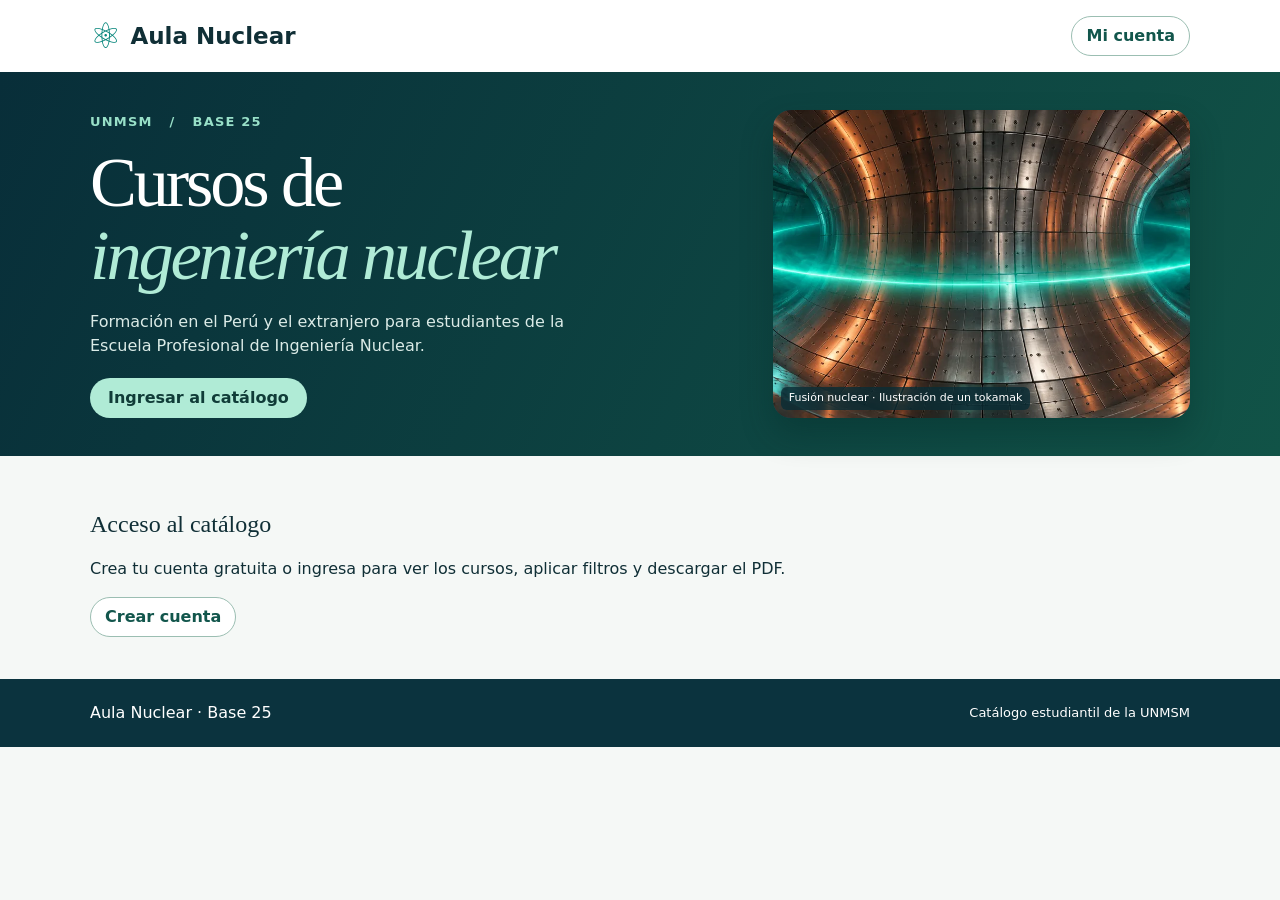
<file: site/aula-nuclear/index.html>
<!doctype html><html lang="es"><meta charset="utf-8"><meta name="viewport" content="width=device-width,initial-scale=1"><meta name="theme-color" content="#0b333e"><title>Aula Nuclear · Base 25 UNMSM</title><link rel="stylesheet" href="style.css">
<style>[hidden]{display:none!important}#cuenta [hidden]{display:none!important}#account-form label{display:block;margin-top:10px}#submit-account{margin-top:14px}</style><header><div class="wrap nav"><a href="./" class="brand"><span aria-hidden="true">⚛</span>Aula Nuclear</a><div><a href="#catalogo" data-member hidden>Catálogo</a><button id="download" class="pill" data-member hidden>Descargar PDF</button><button id="account-button" class="pill">Mi cuenta</button></div></div></header>
<main><section class="hero"><div class="wrap split"><div class="intro"><p class="kicker">UNMSM &nbsp; / &nbsp; BASE 25</p><h1>Cursos de<br><em>ingeniería nuclear</em></h1><p class="lead">Formación en el Perú y el extranjero para estudiantes de la Escuela Profesional de Ingeniería Nuclear.</p><a class="explore" id="explore" href="#cuenta">Ingresar al catálogo</a></div><figure><img src="tokamak-panorama.webp" width="1400" height="583" decoding="async" fetchpriority="high" alt="Ilustración del interior de un tokamak con un anillo turquesa de plasma"><figcaption>Fusión nuclear · Ilustración de un tokamak</figcaption></figure></div></section>
<section class="wrap content" id="gate"><h2>Acceso al catálogo</h2><p id="gate-message">Crea tu cuenta gratuita o ingresa para ver los cursos, aplicar filtros y descargar el PDF.</p><button id="register-now" class="pill">Crear cuenta</button></section><section class="wrap content" id="catalogo" hidden><div class="heading"><h2>Explorar el catálogo</h2><a id="share" href="#catalogo">Copiar búsqueda</a></div><label class="query">Buscar cursos<input id="q" type="search" placeholder="Ej. tomografía, IPEN o radioisótopos" autocomplete="off"></label><div class="presets" aria-label="Selecciones rápidas"><button data-preset="virtual">Virtuales gratuitos</button><button data-preset="peru">Cursos en Perú</button><button id="saved-only" aria-pressed="false">Mis guardados <span id="saved-count">0</span></button></div><div class="filters" id="filters"></div><div class="summary"><strong id="count" aria-live="polite">Cargando cursos…</strong><button id="clear">Limpiar filtros</button></div><div id="cards"></div><p id="feedback" role="status"></p></section></main><footer><div class="wrap">Aula Nuclear · Base 25 <span>Catálogo estudiantil de la UNMSM</span></div></footer>
<template id="card"><article><div class="meta"><span class="topic"></span><span class="status"></span></div><h3></h3><p class="org"></p><div class="facts"></div><details><summary>Detalles del curso</summary><p class="when"></p><p class="detail"></p><small></small></details><div class="actions"><button class="save" aria-pressed="false">Guardar</button><a class="go" target="_blank" rel="noopener">Ver curso en la institución</a></div></article></template><dialog id="cuenta" aria-labelledby="account-title"><div class="dialog-head"><h2 id="account-title">Mi cuenta</h2><button id="close-account" aria-label="Cerrar">×</button></div><p id="auth-message" role="status">Ingresa con tu cuenta de Aula Nuclear.</p><form id="account-form"><label for="account-name" hidden>Nombre de usuario</label><input id="account-name" hidden minlength="3" maxlength="32" autocomplete="nickname"><label for="identifier" id="id-label">Usuario o correo</label><input id="identifier" required autocomplete="username" maxlength="254" autocapitalize="none"><label for="code" hidden>Código de recuperación</label><input id="code" hidden autocomplete="off"><label for="account-pass" id="pass-label">Contraseña</label><input id="account-pass" required type="password" maxlength="160" autocomplete="current-password"><p id="notice" hidden>La administración registra tu usuario, correo declarado y último ingreso. Guarda tu código de recuperación al crear la cuenta.</p><button class="pill" id="submit-account">Ingresar</button></form><div id="account-links" class="presets"><button id="switch-mode">Crear cuenta</button><button id="reset-pass">Recuperar acceso</button></div><section id="recovery-result" hidden><p>Conserva este código en un lugar privado para recuperar tu cuenta.</p><code id="recovery-value" style="overflow-wrap:anywhere"></code><p><button class="pill" id="recovery-done">Ya guardé el código</button></p></section><button id="sign-out" hidden>Cerrar sesión</button></dialog><script type="module" src="account.js?v=privado1"></script><script type="module" src="app.js?v=privado1"></script></html>
</file>
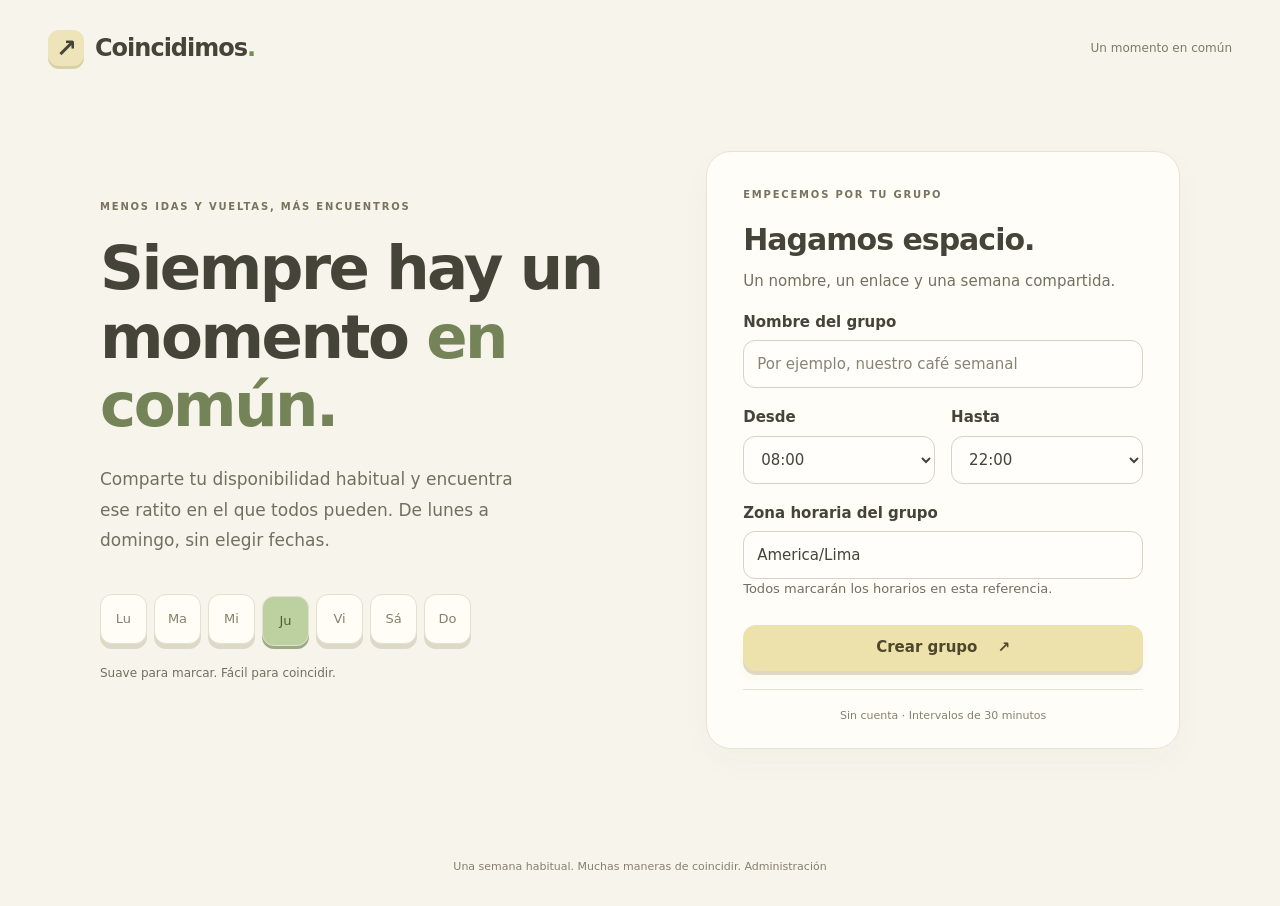
<file: site/coincidimos/index.html>
<!doctype html>
<html lang="es" data-base="/coincidimos/" data-api="https://coincidimos-servidor.kwestan-97.chatgpt.site"><head><meta charset="utf-8"><meta name="referrer" content="no-referrer"><meta http-equiv="Content-Security-Policy" content="default-src 'self'; script-src 'self'; style-src 'self'; img-src 'self' data:; connect-src https://coincidimos-servidor.kwestan-97.chatgpt.site; base-uri 'none'; form-action 'self'"><meta name="viewport" content="width=device-width,initial-scale=1"><meta name="theme-color" content="#f7f4eb"><title>Coincidimos · Un momento en común</title><link rel="stylesheet" href="./styles.css"><script type="module" src="./app.mjs"></script></head>
<body><a class="skip" href="#main">Ir al contenido</a><header class="masthead"><a class="brand" href="/coincidimos/" aria-label="Coincidimos, inicio"><span class="brandmark" aria-hidden="true">↗</span>Coincidimos<span class="brand-dot" aria-hidden="true">.</span></a><span class="brand-note">Un momento en común</span></header><main id="main"><div class="loading" role="status">Preparando tu espacio…</div></main><footer class="footer">Una semana habitual. Muchas maneras de coincidir. <a href="./admin/">Administración</a></footer><div id="toast" role="status" aria-live="polite"></div><dialog id="dialog"><div id="dialog-body"></div><button id="dialog-close" class="secondary">Cerrar</button></dialog></body></html>
</file>
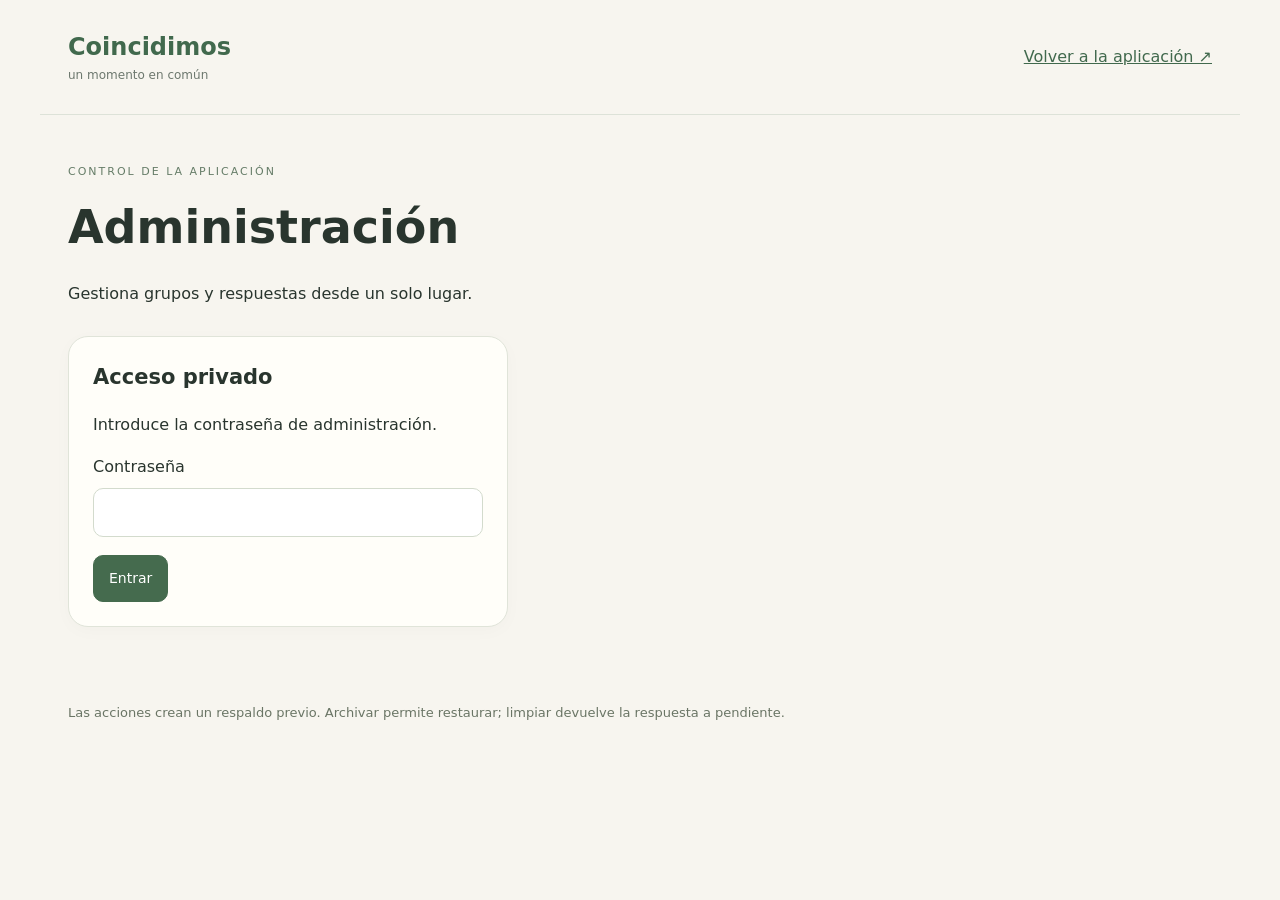
<file: site/coincidimos/admin/index.html>
<!doctype html>
<html lang="es"><head><meta charset="utf-8"><meta name="viewport" content="width=device-width,initial-scale=1"><meta name="referrer" content="no-referrer"><meta http-equiv="Content-Security-Policy" content="default-src 'self'; connect-src https://coincidimos-servidor.kwestan-97.chatgpt.site; script-src 'self'; style-src 'self'; object-src 'none'; base-uri 'self'; form-action 'self'"><title>Administración · Coincidimos</title><link rel="stylesheet" href="admin.css"><script type="module" src="admin.mjs"></script></head>
<body><header><a class="brand" href="../">Coincidimos <span>un momento en común</span></a><a href="../">Volver a la aplicación ↗</a></header><main>
<div class="intro"><p class="eyebrow">CONTROL DE LA APLICACIÓN</p><h1>Administración</h1><p>Gestiona grupos y respuestas desde un solo lugar.</p></div>
<p id="notice" role="status" aria-live="polite"></p>
<section id="login" class="card narrow"><h2>Acceso privado</h2><p>Introduce la contraseña de administración.</p><form id="loginForm"><label for="password">Contraseña</label><input id="password" type="password" autocomplete="current-password" required maxlength="200"><button type="submit" class="primary">Entrar</button></form></section>
<section id="panel" hidden><div class="toolbar"><button id="refresh">Actualizar</button><button id="backup">Crear respaldo privado</button><button id="audit">Ver actividad</button><button id="logout">Cerrar sesión</button></div><div class="layout"><aside class="card"><h2>Todos los grupos</h2><label for="search">Buscar por nombre</label><input id="search" type="search" placeholder="Buscar grupo"><div id="groups"></div></aside><section id="detail" class="card"><h2>Selecciona un grupo</h2><p>Sus participantes y herramientas aparecerán aquí.</p></section></div><section id="activity" class="card" hidden><h2>Actividad reciente</h2><div id="events"></div></section></section>
<dialog id="confirm"><form method="dialog"><h2 id="confirmTitle">Confirmar acción</h2><p id="confirmText"></p><label id="renameLabel" hidden>Nuevo nombre<input id="rename" maxlength="60"></label><div class="toolbar"><button value="cancel">Cancelar</button><button id="confirmButton" value="ok" class="primary">Confirmar</button></div></form></dialog>
</main><footer>Las acciones crean un respaldo previo. Archivar permite restaurar; limpiar devuelve la respuesta a pendiente.</footer></body></html>
</file>
<file: site/aula-nuclear/style.css>
*{box-sizing:border-box}html{scroll-behavior:smooth}body{margin:0;color:#102f36;background:#f5f8f6;font:16px/1.5 "DM Sans",system-ui,sans-serif}a{color:inherit}.wrap{max-width:1160px;margin:auto;padding:0 30px}.nav,.nav>div,.heading,.summary,.meta,footer .wrap{display:flex;align-items:center;justify-content:space-between;gap:18px}.nav{min-height:72px}.nav a{text-decoration:none;font-size:15px}.nav .brand{font-weight:750;font-size:23px;display:flex;align-items:center;gap:9px}.brand span{font-size:35px;color:#008378}.pdf{border:1px solid #aac0b9;border-radius:5px;padding:8px 14px}header{background:white}.hero{background:#0b333e;color:white}.split{display:grid;grid-template-columns:1.22fr .78fr;gap:30px}.intro{padding:40px 0 38px}.kicker,.topic{font-weight:750;letter-spacing:.09em;font-size:13px;color:#98e0c8}.kicker{margin:0 0 14px}h1,h2{font-family:Georgia,serif;font-weight:400;line-height:1.04}h1{font-size:clamp(42px,5.5vw,76px);margin:0;letter-spacing:-.045em}h1 em{font-weight:400;color:#b0ebd6}.lead{max-width:525px;color:#dbebe7;margin:18px 0 0}.split figure{margin:0;position:relative;overflow:hidden;background:#125465}.split img{display:block;width:100%;height:100%;position:absolute;object-fit:cover;object-position:50% 42%}figcaption{position:absolute;bottom:0;background:#092c35cc;font-size:11px;color:#fff;padding:3px 8px}.content{padding-top:36px;padding-bottom:42px}.heading h2{font-size:37px;margin:0}.heading a,.go,#clear{font-weight:650;color:#006c60}.query,.filters label{font-size:14px;font-weight:650}.query{display:block;margin-top:22px}input,select{font:inherit;font-size:16px;color:#173e42;background:white;border:1px solid #b6c8c3;border-radius:5px;padding:10px 12px;width:100%;margin-top:4px;min-height:45px}select{appearance:none;background:white url("data:image/svg+xml,%3Csvg xmlns='http://www.w3.org/2000/svg' width='16' height='10'%3E%3Cpath d='m2 2 6 5 6-5' fill='none' stroke='%23295350' stroke-width='2'/%3E%3C/svg%3E") no-repeat right 10px center;padding-right:32px}.filters{display:grid;grid-template-columns:repeat(5,minmax(0,1fr));gap:12px;margin-top:13px}.summary{margin:23px 0 12px}.summary button{background:transparent;border:0;font-size:14px;cursor:pointer;text-decoration:underline}#cards{display:grid;grid-template-columns:repeat(2,minmax(0,1fr));gap:15px}article{background:white;border:1px solid #ccdad4;border-radius:7px;padding:20px 22px;display:flex;flex-direction:column}.topic{color:#006d63;letter-spacing:.05em}.status{border-radius:4px;background:#e4f3ea;color:#235b43;font-size:13px;padding:3px 8px;text-align:center}.status.closed{background:#f0eded;color:#63555b}h3{font:600 23px/1.22 Georgia,serif;margin:14px 0 6px}.org{margin:0;color:#53676a}.facts{margin:14px 0;color:#2e4b50;font-size:14px}.go{margin-top:auto;padding-top:14px}details{border-top:1px solid #d9e3dc;padding-top:10px}summary{cursor:pointer}footer{padding:22px 0;background:#0b333e;color:white}footer span{font-size:13px}.heading a{font-size:14px}#feedback:empty{display:none}:focus-visible{outline:3px solid #07887b;outline-offset:2px}@media(max-width:720px){.wrap{padding-left:18px;padding-right:18px}.nav{min-height:58px}.nav>div>a:first-child{display:none}.split{grid-template-columns:1.6fr 1fr;gap:10px;padding-right:0}.intro{padding:24px 0}.lead{font-size:14px}.split figcaption{font-size:9px}h1{font-size:37px}.filters{grid-template-columns:1fr 1fr}.heading h2{font-size:30px}#cards{grid-template-columns:1fr}.content{padding-top:25px}.topic{font-size:12px}.pdf{padding:6px 9px}.nav .brand{font-size:20px}footer .wrap{display:block}footer span{display:block}}


button{font:inherit;cursor:pointer}.pill,.presets button,.save,.dialog-head button,#google,#sign-out{border:1px solid #9bbeb2;background:white;color:#12564c;border-radius:999px;padding:7px 14px;font-weight:650}.hero{background:linear-gradient(115deg,#082e39,#115347)}.split{align-items:center}.split figure{border-radius:18px;min-height:225px;height:80%;box-shadow:0 16px 32px #04282355}.split img{object-position:center;animation:banner-in 1s ease-out both}figcaption{bottom:8px;left:8px;border-radius:6px}.explore{display:inline-block;margin-top:20px;padding:8px 18px;background:#b0ebd6;color:#103c38;border-radius:99px;text-decoration:none;font-weight:700}.intro{animation:intro-in .6s ease-out both}.presets,.actions,.dialog-head{display:flex;align-items:center;gap:9px;flex-wrap:wrap}.presets{margin:16px 0}.presets button,.save{font-size:14px}.presets [aria-pressed=true],.save[aria-pressed=true]{background:#116152;color:#fff}.presets span{background:#d5ece1;color:#14483c;padding:1px 7px;border-radius:9px}.actions{margin-top:auto;padding-top:15px;justify-content:space-between}.actions .go{margin:0;padding:0}.save:active,.presets button:active{transform:scale(.95)}article{border-radius:15px;animation:card-in .32s ease-out var(--delay,0ms) backwards;transition:box-shadow .2s,translate .2s}details[open] p{animation:intro-in .22s ease-out}.dialog-head{justify-content:space-between}.dialog-head h2{font-size:32px;margin:0}.dialog-head button{font-size:20px}dialog{border:1px solid #bdd0c9;width:min(410px,92vw);padding:24px;border-radius:18px;color:#133d3c}dialog[open]{animation:intro-in .22s ease-out}dialog::backdrop{background:#062b32a8}#google:disabled{color:#566560;background:#edf1ee;cursor:default}
@media(hover:hover){article:hover{translate:0 -3px;box-shadow:0 10px 24px #214b3f15}.explore:hover,.pill:hover,.presets button:hover,.save:hover{box-shadow:0 0 0 2px #76b7a4}}
@keyframes card-in{from{opacity:0;transform:translateY(9px)}to{opacity:1;transform:none}}@keyframes banner-in{from{transform:scale(1.06);opacity:.65}to{transform:none;opacity:1}}@keyframes intro-in{from{opacity:0;transform:translateY(5px)}to{opacity:1;transform:none}}
@media(max-width:720px){.split{display:flex;flex-direction:column;align-items:stretch;gap:0;padding-right:18px;padding-bottom:18px}.split figure{min-height:0;height:auto;aspect-ratio:2.3}.nav>div{gap:5px}.nav .pdf{font-size:13px}.pill{padding:6px 10px;font-size:14px}.intro{padding-bottom:18px}.presets{gap:6px}.presets button{padding:7px 10px}.nav{gap:4px}}
@media(prefers-reduced-motion:reduce){*,*::before,*::after{animation:none!important;transition:none!important;scroll-behavior:auto!important;translate:none!important}}
</file>
<file: site/coincidimos/styles.css>
:root{color-scheme:light;--cream:#f7f4eb;--paper:#fffdf7;--ink:#454438;--quiet:#726f61;--line:#e4e0d2;--butter:#eee2ac;--sage:#a9c18d;--green:#476039;--shadow:0 4px 0 #ded8c4,0 7px 13px #49402008}
*{box-sizing:border-box}body{margin:0;background:var(--cream);color:var(--ink);font-family:ui-rounded,"Trebuchet MS",system-ui,sans-serif;font-size:15px;line-height:1.5}button,input,select{font:inherit;color:inherit}button,a,input,select{-webkit-tap-highlight-color:transparent}button{cursor:pointer}a{color:inherit}button{border:0}button:disabled{cursor:default;opacity:.58}input,select{width:100%;min-height:48px;border:1px solid #d7d3c3;background:#fffefa;border-radius:12px;padding:10px 13px;outline-offset:4px}input::placeholder{color:#888373}label{display:block;font-weight:600;margin:18px 0 7px}h1,h2,p{margin-top:0}h1{font-size:clamp(30px,4vw,48px);line-height:1.15;letter-spacing:-1.6px;font-weight:600}h2{font-size:21px;letter-spacing:-.5px;font-weight:600}p{margin-bottom:16px}button,a{touch-action:manipulation}button{transition:background-color 160ms ease,transform 140ms ease,box-shadow 140ms ease}button:active:not(:disabled){transform:translateY(2px);box-shadow:0 1px 0 #cfc9b5}a{text-decoration:none}button:focus-visible,a:focus-visible,input:focus-visible,select:focus-visible,.grid-scroll:focus-visible{outline:3px solid #697f4b;outline-offset:3px}button:disabled:active{transform:none}button.primary,.secondary{display:inline-flex;align-items:center;justify-content:center;gap:20px;min-height:46px;padding:11px 19px;border-radius:13px;font-weight:600}.primary{background:var(--butter);box-shadow:var(--shadow);color:#4e472d}.primary:hover{background:#e9d995}.secondary{border:1px solid var(--line);background:var(--paper)}.wide{width:100%}.text-button{background:none;color:#67634e;text-decoration:underline;text-underline-offset:4px;min-height:44px;padding:7px 5px;font-size:13px;box-shadow:none}.quiet{color:var(--quiet)}.small{font-size:13px}.eyebrow{display:block;font-size:10px;letter-spacing:1.8px;font-weight:700;color:#78735d;margin-bottom:15px}.masthead{max-width:1420px;margin:auto;display:flex;justify-content:space-between;align-items:center;padding:30px 48px 20px}.brand{display:flex;align-items:center;font-weight:700;font-size:24px;letter-spacing:-1px}.brandmark{display:inline-grid;place-items:center;width:36px;height:36px;border-radius:11px;background:#eee4ba;box-shadow:0 3px 0 #d9d0aa;margin-right:11px;font-size:25px}.brand-dot{color:#768f55}.brand-note{font-size:12px;color:#7f7a68}main{max-width:1420px;margin:auto;padding:30px 48px}.welcome{display:grid;grid-template-columns:1.1fr 1fr;gap:85px;align-items:center;max-width:1080px;margin:35px auto 60px}.welcome-copy h1{font-size:clamp(36px,4.8vw,61px);line-height:1.12;letter-spacing:-2.5px;margin:20px 0 25px}.welcome-copy h1 em{font-style:normal;color:#758458}.welcome-copy>p{max-width:420px;font-size:17px;line-height:1.8;color:var(--quiet)}.welcome-copy p.small{font-size:12px}.week-ornament{display:flex;gap:7px;margin:38px 0 19px}.week-ornament span{background:#fffdf5;display:grid;place-items:center;width:47px;height:50px;border:1px solid #e4dfcf;border-radius:12px;box-shadow:0 5px 0 #ddd8c7;color:#87816e;font-size:13px}.week-ornament .pressed{background:#bdd09f;box-shadow:0 3px 0 #9cac82;transform:translateY(2px);color:#466138}.create-surface{background:var(--paper);padding:35px 36px 24px;border:1px solid #e8e3d4;border-radius:25px;box-shadow:0 12px 35px #51432807}.create-surface h2{font-size:30px;margin:0 0 8px;letter-spacing:-1px}.create-surface .primary{margin-top:10px}.field-pair{display:grid;grid-template-columns:1fr 1fr;gap:16px}.form-foot{font-size:11px;text-align:center;color:#88816f;padding-top:18px;border-top:1px solid var(--line);margin-top:18px}.footer{text-align:center;font-size:11px;color:#857f6e;padding:20px 25px 30px}.group-heading{display:flex;justify-content:space-between;align-items:center;gap:20px}.group-heading h1{margin:0 0 9px;font-size:38px;overflow-wrap:anywhere}.group-heading p{margin-bottom:0}.group-heading .eyebrow{margin-bottom:11px}.group-meta{display:flex;justify-content:space-between;align-items:center;gap:16px;margin:25px 0 28px;padding:13px 0;border-top:1px solid var(--line);border-bottom:1px solid var(--line);font-size:12px;color:var(--quiet)}.reference{color:#686751}.workspace{display:grid;grid-template-columns:minmax(0,1fr) 278px;gap:34px;align-items:start}.schedule{min-width:0}.schedule-top{display:flex;justify-content:space-between;gap:12px;align-items:center;margin-bottom:24px}.tabs{display:inline-flex;background:#eae6da;padding:5px;border-radius:14px;gap:3px}.tabs button{background:transparent;padding:11px 15px;border-radius:10px;min-height:44px;font-size:13px;color:#706b58;box-shadow:none}.tabs button[aria-selected="true"]{background:var(--paper);color:#454438;box-shadow:0 2px 4px #3c332010}.personal{display:flex;align-items:center;gap:11px;margin-bottom:22px}.avatar{display:inline-grid;place-items:center;border-radius:12px;background:#ede6ce;color:#625d47;width:38px;height:38px;flex-shrink:0;font-size:13px}.personal label{font-size:12px;margin:0 0 1px;font-weight:400;color:var(--quiet)}.personal input{border-color:transparent;background:transparent;min-height:28px;border-radius:6px;padding:1px 0;font-weight:600;width:100%;max-width:220px}.personal>button{margin-left:auto}.join-intro,.group-intro{margin-bottom:24px}.join-intro h2,.group-intro h2{margin-bottom:7px}.join-form{display:flex;gap:10px;max-width:490px}.join-form input{min-width:0}.join-form button{white-space:nowrap}.grid-help{display:flex;align-items:center;justify-content:space-between;gap:15px;font-size:11px;color:#77715f;margin-bottom:14px}.legend{display:inline-flex;align-items:center;gap:6px;white-space:nowrap}.legend i{display:inline-block;width:12px;height:12px;background:#eeebdf;border-radius:4px;border:1px solid #d7d2c2;margin-left:5px}.legend i.partial{background:#c5d5b0}.legend i.all{background:#8ca96f}.grid-scroll{width:100%;max-width:100%;overflow:auto;border-radius:14px;padding-bottom:6px;overscroll-behavior-x:contain}.weekly-grid{display:grid;grid-template-columns:57px repeat(7,minmax(65px,1fr));gap:5px;min-width:595px;padding-bottom:4px}.grid-corner,.day-head{position:sticky;top:0;background:var(--cream);padding:10px 0 14px;z-index:2;text-align:center;font-size:12px;font-weight:600;white-space:nowrap}.grid-corner{color:#8b8573;font-size:10px;left:0;z-index:4}.hour{position:sticky;left:0;z-index:2;background:var(--cream);display:flex;align-items:center;font-size:11px;color:#8a8472;padding-right:10px}.hour-line{color:#655f4e;font-weight:600}.slot{position:relative;min-height:44px;background:#efede3;border:1px solid #e1decf;border-radius:9px;box-shadow:0 2px 0 #d9d5c5;color:#746b51;user-select:none;touch-action:pan-x pan-y;font-size:12px;transition:background-color 150ms,box-shadow 150ms,transform 120ms}.slot:hover{background:#e8e5d8}.slot.selected{background:#bdd0a3;border-color:#a7ba8d;box-shadow:0 2px 0 #98ab7e;color:#3e5730}.slot.selected span{font-size:15px}.slot.all{background:#8ca96f;border-color:#7c975f;box-shadow:0 2px 0 #758d5c;color:#223517;font-weight:700}.slot.partial-1{background:#e3ead6;color:#4f6040}.slot.partial-2{background:#d2dfbe;color:#465b35}.slot.partial-3{background:#bdd0a3;color:#3e542e}.slot.partial-4{background:#a6bf8a;color:#304523}.slot:focus-visible{outline-offset:0;z-index:1}.slot:disabled{opacity:.6}.save-bar{display:flex;justify-content:space-between;align-items:center;gap:15px;padding:20px 0 8px}.save-bar p{font-size:13px;margin:0}.save-bar .text-button{font-size:11px}.grid-foot{margin-top:18px}.sidebar{padding-left:27px;border-left:1px solid var(--line)}.aside-title{display:flex;justify-content:space-between;align-items:center;gap:10px}.aside-title h2{margin:0}.count{border:1px solid #dcd7c5;border-radius:9px;padding:2px 9px;font-size:12px}.sidebar #response-count{margin:8px 0 20px}.people{list-style:none;padding:0;margin:0}.people li{display:flex;align-items:center;gap:10px;padding:9px 0}.people li>div{flex:1;min-width:0}.people strong{display:block;font-size:13px;font-weight:600;overflow-wrap:anywhere}.people .small{display:block;font-size:11px}.you{font-size:10px;margin-left:4px;color:#7b765f;font-weight:400}.person-status{font-size:15px;color:#a49c85}.person-status.answered{color:#5c7844}.people .empty-copy{font-size:13px;color:var(--quiet);line-height:1.8}.moments{margin-top:30px;padding-top:26px;border-top:1px solid var(--line)}.moments .eyebrow{font-size:9px;letter-spacing:1.1px;margin-bottom:8px}.recommendation{display:flex;flex-direction:column;text-align:left;width:100%;background:none;border-top:1px solid var(--line);padding:14px 0;gap:4px;border-radius:0;box-shadow:none}.recommendation .moment-day{display:flex;justify-content:space-between;align-items:center;width:100%;font-size:12px}.moment-badge{font-size:10px;color:#6d765a}.recommendation strong{font-size:18px;font-weight:600;letter-spacing:-.4px}.recommendation .small{font-size:11px}.recommendation.complete strong{color:#526e3e}.recommendation:hover{background:#eeeddf}.detail{margin-top:20px;border-radius:14px;background:#eeecdE;padding:18px}.detail .eyebrow{font-size:9px;margin-bottom:7px}.detail h2{font-size:16px;margin-bottom:8px}.detail-count{font-weight:600;font-size:13px;color:#5c7448}.detail p:last-child{font-size:12px;margin-bottom:0;overflow-wrap:anywhere}#schedule-panel{animation:appear 160ms ease-out}.detail{animation:appear 160ms ease-out}@keyframes appear{from{opacity:.65}to{opacity:1}}.loading,.error-page{max-width:650px;margin:65px auto;min-height:260px}.error{color:#9a493b}#toast{position:fixed;bottom:24px;left:50%;transform:translate(-50%,8px);max-width:calc(100vw - 30px);padding:13px 20px;border-radius:13px;background:#454438;color:#fffdf4;box-shadow:0 8px 25px #3f38251a;opacity:0;pointer-events:none;transition:opacity 160ms,transform 160ms;font-size:13px;z-index:20}#toast.show{opacity:1;transform:translate(-50%,0)}dialog{border:1px solid var(--line);border-radius:23px;padding:28px;max-width:480px;width:calc(100% - 32px);color:var(--ink);background:var(--paper);box-shadow:0 20px 60px #352f2720}dialog::backdrop{background:#49443360}dialog button{margin-top:18px;margin-right:8px}dialog p{font-size:14px;color:var(--quiet)}dialog input{font-size:12px}.skip{position:absolute;left:15px;top:-100px;z-index:50;background:var(--paper);padding:10px;border-radius:8px}.skip:focus{top:10px}.sr-only{position:absolute;width:1px;height:1px;padding:0;margin:-1px;overflow:hidden;clip:rect(0,0,0,0);white-space:nowrap;border:0}
@media(min-width:1450px){.weekly-grid{grid-template-columns:57px repeat(7,minmax(82px,1fr))}}
@media(max-width:1050px){.masthead,main{padding-left:28px;padding-right:28px}.workspace{grid-template-columns:minmax(0,1fr) 235px;gap:22px}.sidebar{padding-left:20px}.welcome{gap:35px}.create-surface{padding:28px}.grid-help{flex-wrap:wrap;gap:5px}.tabs button{padding:10px}}
@media(max-width:820px){.workspace{grid-template-columns:minmax(0,1fr)}.sidebar{border-left:0;border-top:1px solid var(--line);padding:25px 0 0;display:grid;grid-template-columns:1fr 1fr;gap:25px}.moments{margin:0;padding:0;border:0}.detail{grid-column:1/-1;margin:0}.welcome{grid-template-columns:1fr;max-width:530px;margin-top:10px;gap:28px}.welcome-copy h1{font-size:45px}.welcome-copy>p{max-width:none}.week-ornament{margin-top:25px}.group-heading h1{font-size:32px}}
@media(max-width:540px){.masthead{padding:23px 18px 8px}.brand{font-size:22px}.brand-note{display:none}main{padding:25px 18px}.group-heading{align-items:flex-start;flex-direction:column;gap:18px}.group-heading h1{font-size:30px;letter-spacing:-1px}.group-heading .primary{width:100%;justify-content:space-between}.group-meta{flex-direction:column;align-items:flex-start;gap:5px;font-size:11px;margin:22px 0}.reference span{white-space:nowrap}.schedule-top{flex-wrap:wrap;gap:7px;margin-bottom:20px}.tabs{width:100%;display:grid;grid-template-columns:1fr 1fr}.tabs button{padding:10px 5px;font-size:12px}.schedule-top>.text-button{margin-left:auto;min-height:30px}.personal{gap:9px}.personal>button{font-size:11px}.personal input{max-width:145px}.grid-help{font-size:10px;line-height:1.7;margin-bottom:11px}.weekly-grid{grid-template-columns:49px repeat(7,70px);min-width:574px;gap:4px}.slot{min-height:46px}.day-head{font-size:11px}.save-bar{flex-direction:column;align-items:stretch;gap:8px}.save-bar>.primary{width:100%}.save-bar>div{display:flex;align-items:center;justify-content:space-between;gap:7px;flex-wrap:wrap}.save-bar p{font-size:12px}.sidebar{grid-template-columns:1fr;gap:25px}.detail{grid-column:auto}.moments{border-top:1px solid var(--line);padding-top:23px}.join-form{flex-direction:column}.join-form button{width:100%}.welcome-copy h1{font-size:38px;letter-spacing:-1.6px}.welcome-copy>p{font-size:15px}.welcome-copy .eyebrow{font-size:9px;letter-spacing:1.4px}.create-surface{padding:25px 21px;border-radius:21px}.week-ornament{gap:6px}.week-ornament span{width:36px;height:42px;font-size:11px}.welcome{margin-bottom:20px}.footer{font-size:10px}#toast{width:max-content;text-align:center;font-size:12px}}
@media(prefers-reduced-motion:reduce){*,*::before,*::after{animation:none!important;transition:none!important;scroll-behavior:auto!important}button:active:not(:disabled){transform:none}}
</file>
<file: site/coincidimos/admin/admin.css>
*{box-sizing:border-box}body{margin:0;background:#f7f5ef;color:#29352e;font:16px/1.6 system-ui,sans-serif}header,main,footer{max-width:1200px;margin:auto;padding:28px}header{display:flex;justify-content:space-between;gap:24px;align-items:center;border-bottom:1px solid #dde2d8}a{color:#41694d}.brand{font-size:24px;font-weight:750;text-decoration:none}.brand span{display:block;font-size:12px;font-weight:400;color:#6d786e}.intro{margin:20px 0 30px}h1{font-size:clamp(32px,5vw,46px);margin:4px 0}h2{font-size:21px;margin-top:0}.eyebrow{font-size:11px;letter-spacing:2px;color:#667d68}.card{background:#fffef9;border:1px solid #e0e4d9;border-radius:20px;padding:24px;margin-bottom:20px;box-shadow:0 4px 18px #29352e06}.narrow{max-width:440px}input,button{font:inherit;border-radius:10px;border:1px solid #d3dbcd;padding:11px 15px}input{display:block;width:100%;background:#fff;min-width:0;margin:8px 0 18px}button{cursor:pointer;background:#f3f5ec;color:#324636;font-size:14px}button:hover{background:#e6eddd}button:disabled{opacity:.5;cursor:wait}.primary{background:#456b4e;color:#fff;border-color:#456b4e}.primary:hover{background:#36583e}a:focus-visible,button:focus-visible,input:focus-visible{outline:3px solid #a5b99b;outline-offset:3px}.toolbar{display:flex;flex-wrap:wrap;gap:10px;margin:16px 0}.layout{display:grid;grid-template-columns:320px minmax(0,1fr);gap:22px}.group{display:block;width:100%;text-align:left;margin:12px 0;padding:14px;background:#fafbf5}.group strong{display:block}.group span,.muted{font-size:13px;color:#657360}.group[aria-current=true]{border-color:#456b4e;background:#eaf0e1}.participant{padding:18px 0;border-top:1px solid #e1e5d9}.participant h3{margin:0;font-size:18px;overflow-wrap:anywhere}.badge{display:inline-block;border-radius:20px;background:#eaf0e1;padding:2px 9px;font-size:12px;margin:5px 0}.archived{opacity:.72}#notice:empty{display:none}#notice{padding:14px 18px;border:1px solid #d6dfce;background:#edf2e6;border-radius:12px}#notice.error{background:#fcf0e9;border-color:#e1b9a8}dialog{border:1px solid #d2ddc9;border-radius:18px;padding:28px;max-width:460px;width:calc(100% - 32px);color:#29352e;background:#fffef9}dialog::backdrop{background:#21362866}footer{color:#6a7565;font-size:13px}#events p{border-top:1px solid #e1e5d9;padding:12px 0;margin:0}[hidden]{display:none!important}@media(max-width:800px){.layout{grid-template-columns:1fr}header,main,footer{padding:20px}header{align-items:flex-start}header>a:last-child{font-size:13px}button{min-height:44px}}
</file>
